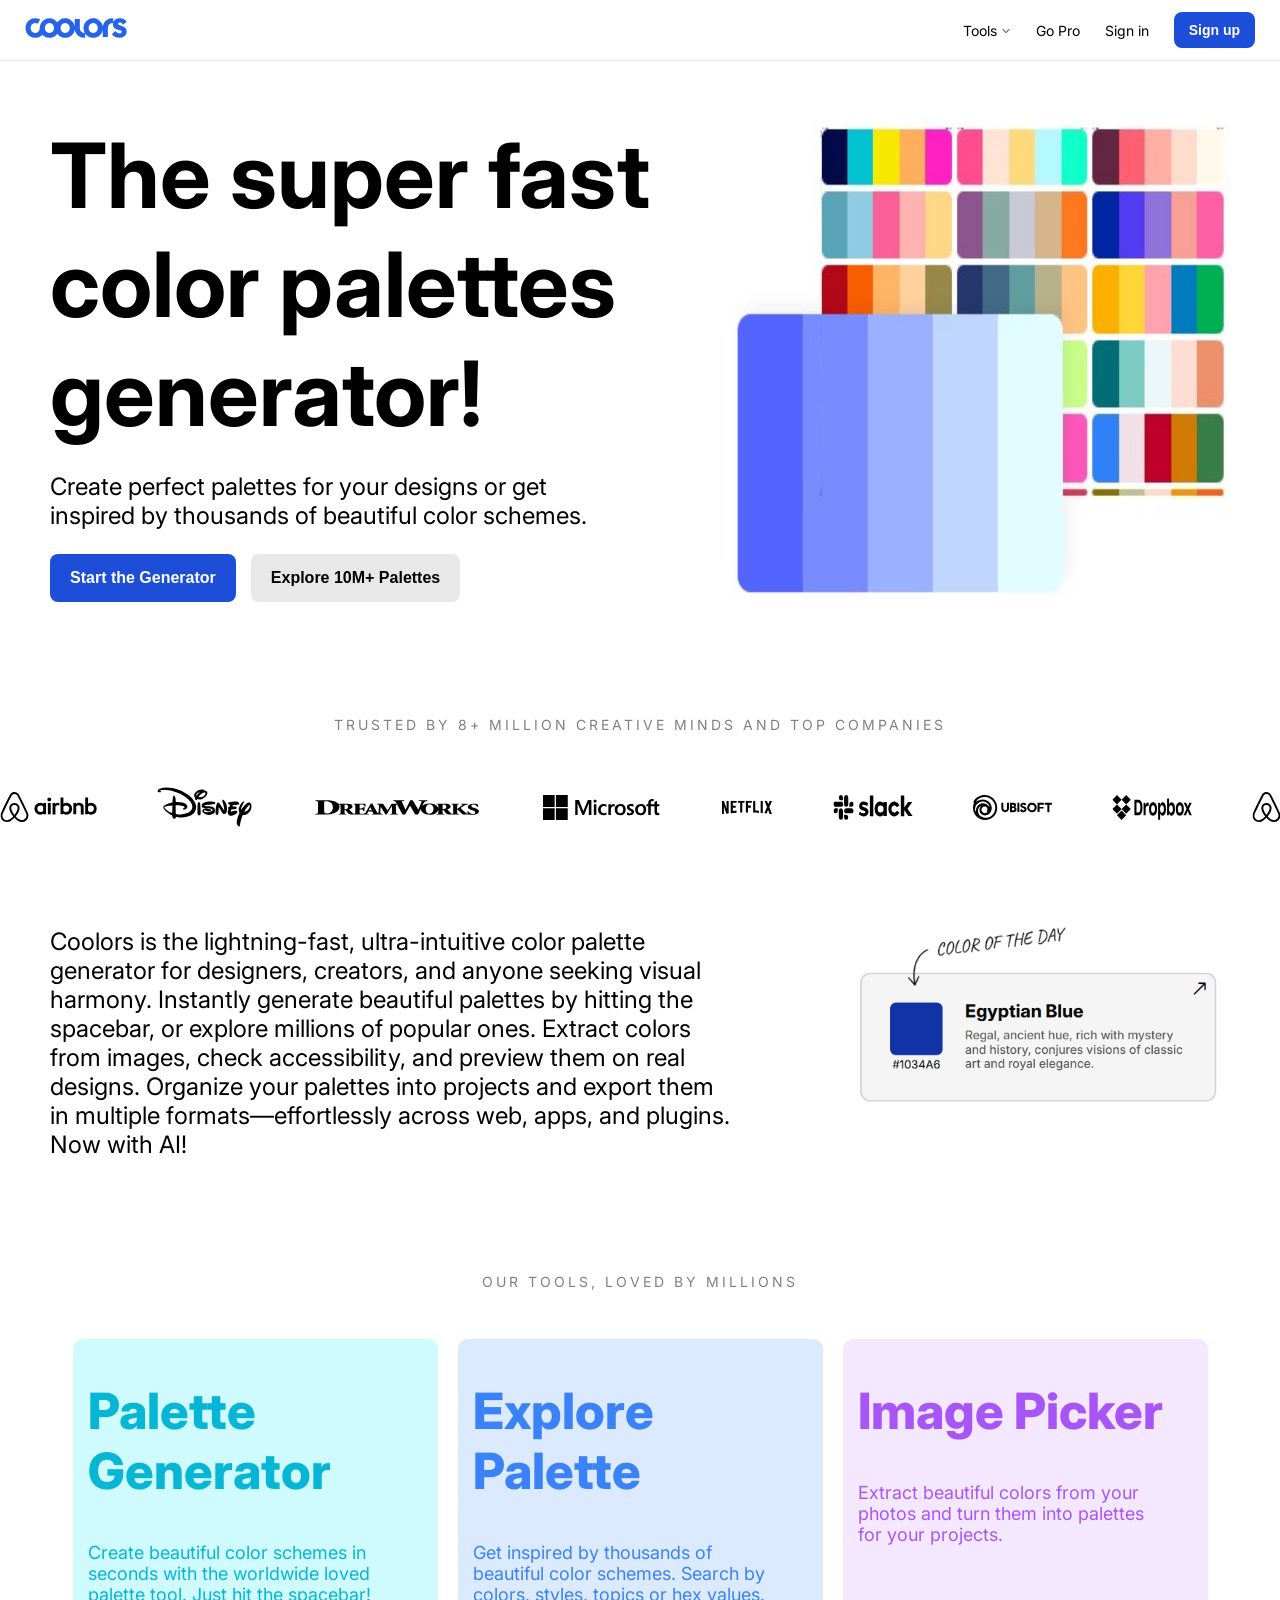
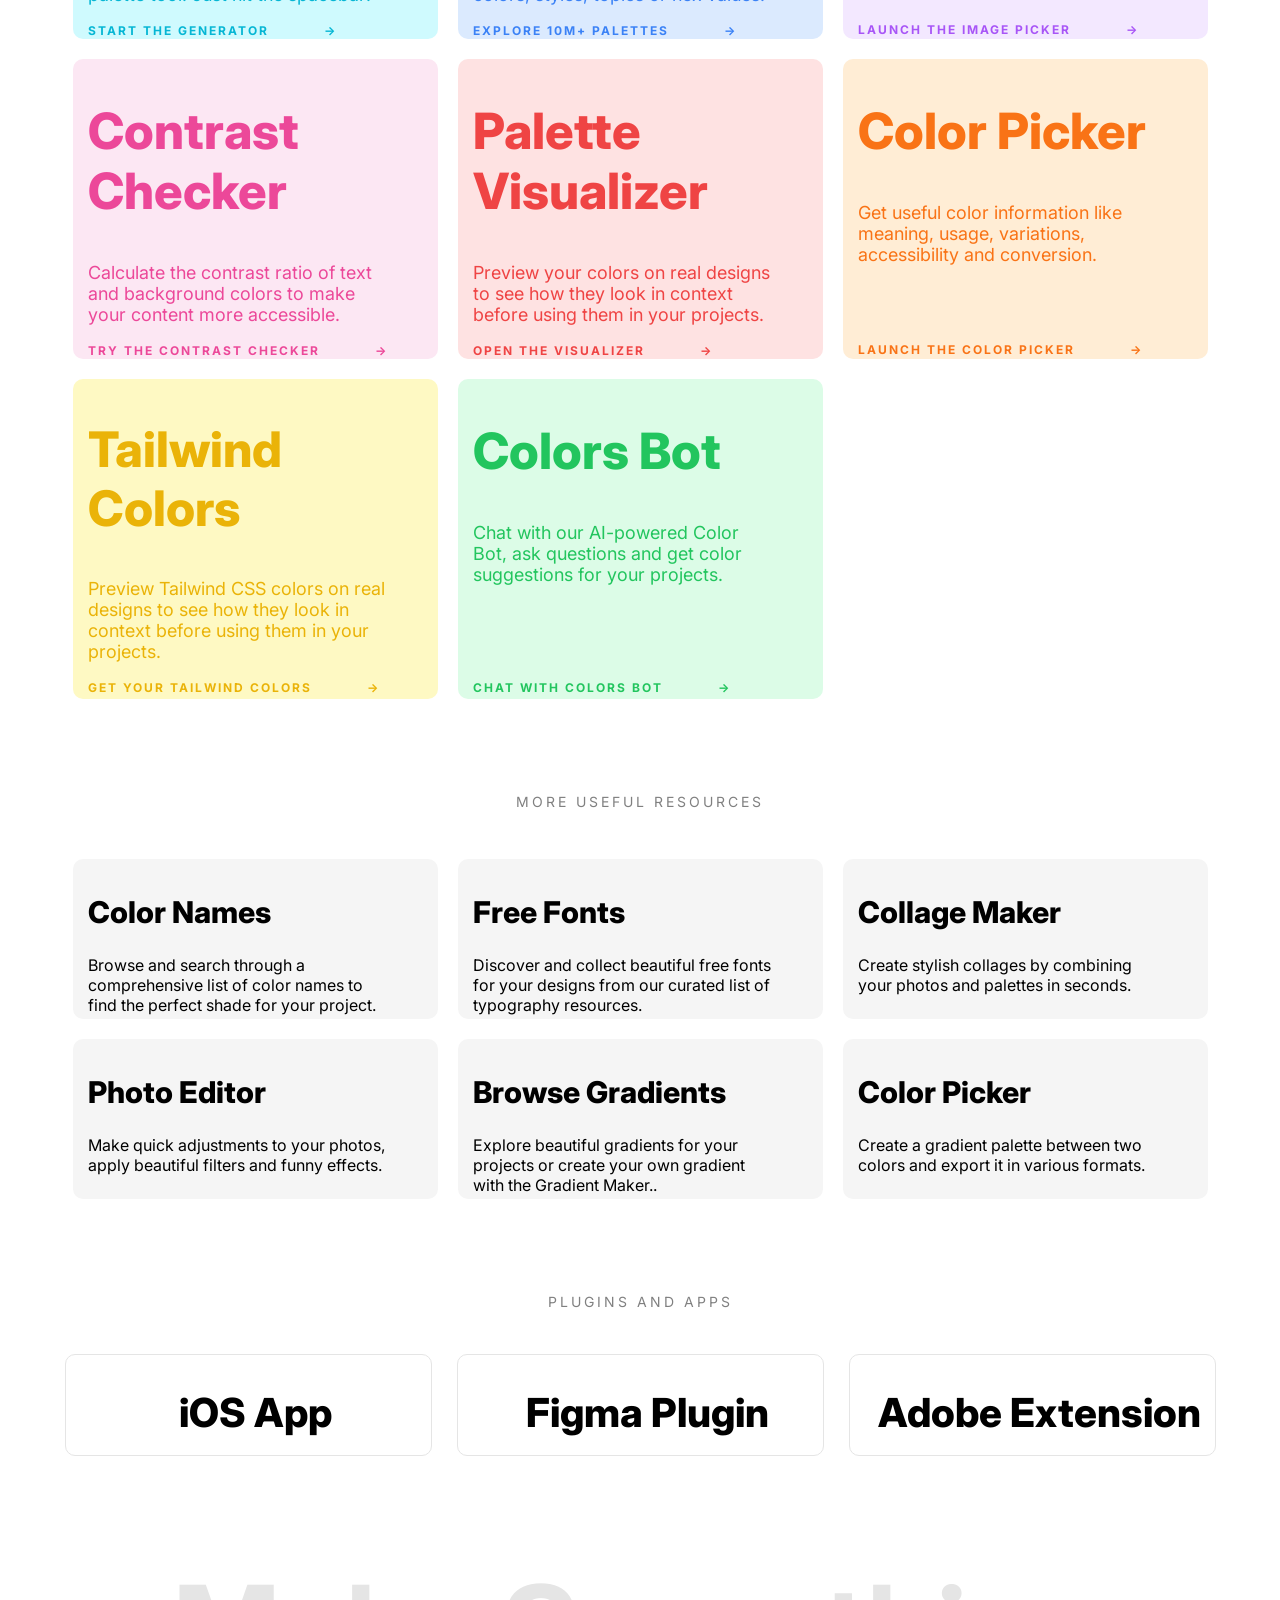
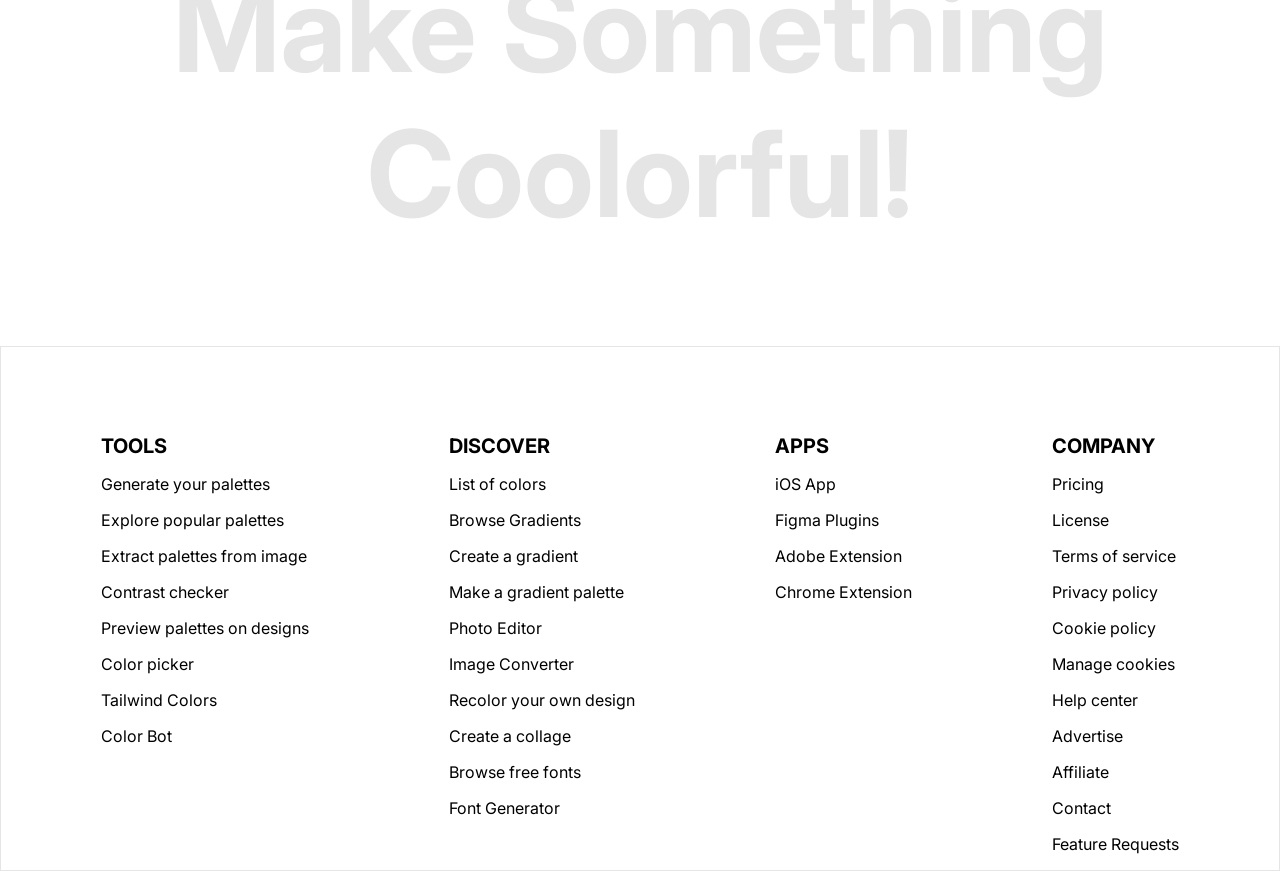
<file: index.html>
<!DOCTYPE html>
<html lang="en">


<head>
    <meta charset="UTF-8">
    <meta name="viewport" content="width=device-width, initial-scale=1.0">
    <title>Coolors - The super fast color palettes generator!</title>
    <link rel="stylesheet" href="./style.css" >
    <link rel="preconnect" href="https://fonts.googleapis.com">
<link rel="preconnect" href="https://fonts.gstatic.com" crossorigin>
<link href="https://fonts.googleapis.com/css2?family=Inter:ital,opsz,wght@0,14..32,100..900;1,14..32,100..900&display=swap" rel="stylesheet">
</head>


<body>

 <!-- Header -->
    <header> 
        <div class="logo"> <img src="./images/logo.svg" alt="logo" > </div>
        <div class="navs">
            <nav> Tools  <img class="down" src="./images/down-arrow.png" width="10xp"> </nav>
            <nav> Go Pro </nav>
            <nav> Sign in </nav>
            <button> Sign up </button>
        </div>
        <img class="hamburger" src="./icons/hamburger.png" alt="hamburger">
    </header>
<!-- Header -->


<!-- Hero Section -->
    <main>
        <section class="herosection">
            <div class="herotext">
                <h1> The super fast <br>
                color palettes <br>
                generator! </h1>
                <p> Create perfect palettes for your designs or get <br> 
                inspired by thousands of beautiful color schemes. </p>
                <div class="herobutton">
                <button class="activebutton"> Start the Generator </button>
                <button class="inactivebutton"> Explore 10M+ Palettes </button>
                </div> 
            </div>
            <div class="heroimage">
                <img src="./images/hero.jpg" alt="Hero image">
            </div>
        </section>
<!-- Hero Section -->


<!-- Partners -->
        <div class="heading">
                <p> TRUSTED BY 8+ MILLION CREATIVE MINDS AND TOP COMPANIES </p>
            </div>
        <div class="brands">
                <img src="./images/airbnb.svg" alt="airbnb" width="100px" height="30px">
                <img src="./images/disney.svg" alt="disney" width="100px" height="40px">
                <img src="./images/dreamwork.svg" alt="dreamwork" width="170px" height="40px">
                <img src="./images/microsoft.svg" alt="microsoft" width="120px" height="25px">
                <img src="./images/netflix.svg" alt="netflix" width="80px" height="25px">
                <img src="./images/slack.svg" alt="slack" width="80px" height="25px">
                <img src="./images/ubisoft.svg" alt="ubisoft" width="80px" height="25px">
                <img src="./images/dropbox.svg" alt="dropbox" width="80px" height="25px">
                <img src="./images/airbnb.svg" alt="airbnb" width="100px" height="30px">
                <img src="./images/disney.svg" alt="disney" width="100px" height="40px">
                <img src="./images/dreamwork.svg" alt="dreamwork" width="170px" height="40px">
                <img src="./images/microsoft.svg" alt="microsoft" width="120px" height="25px">
                <img src="./images/netflix.svg" alt="netflix" width="80px" height="25px">
                <img src="./images/slack.svg" alt="slack" width="80px" height="25px">
                <img src="./images/ubisoft.svg" alt="ubisoft" width="80px" height="25px">
                <img src="./images/dropbox.svg" alt="dropbox" width="80px" height="25px">
            </div>
        <div class="partnersbody">
                <div class="pbtext">
                    Coolors is the lightning-fast, ultra-intuitive color palette generator for designers, creators, and anyone seeking visual harmony. Instantly generate beautiful palettes by hitting the spacebar, or explore millions of popular ones. Extract colors from images, check accessibility, and preview them on real designs. Organize your palettes into projects and export them in multiple formats—effortlessly across web, apps, and plugins. Now with AI!
                </div>
                <div class="pbimage">
                    <img src="./images/partnersimage.png">
                </div>
             </div>
        <div class="bottomtext">
                <p>OUR TOOLS, LOVED BY MILLIONS</p>
            </div>
<!-- Partners -->
    
        
<!-- Cards -->
    <section class="coloredcards">
        <div class="card1">
            <h1> Palette Generator </h1>
            <p>Create beautiful color schemes in seconds with the worldwide 
                loved palette tool. Just hit the spacebar! </p>
            <h2> START THE GENERATOR &nbsp &nbsp &nbsp &nbsp &nbsp → </h2>
        </div>

        <div class="card2">
            <h1> Explore Palette </h1>
            <p>Get inspired by thousands of beautiful color schemes. 
                Search by colors, styles, topics or hex values. </p>
            <h2> EXPLORE 10M+ PALETTES &nbsp &nbsp &nbsp &nbsp &nbsp → </h2>
        </div>

        <div class="card3">
            <h1> Image Picker </h1>
            <p> Extract beautiful colors from your photos and turn them 
                into palettes for your projects. </p>
            <h2> LAUNCH THE IMAGE PICKER &nbsp &nbsp &nbsp &nbsp &nbsp → </h2>
        </div>

        <div class="card4">
            <h1> Contrast Checker </h1>
            <p> Calculate the contrast ratio of text and background colors
                to make your content more accessible. </p>
            <h2> TRY THE CONTRAST CHECKER &nbsp &nbsp &nbsp &nbsp &nbsp → </h2>
        </div>

        <div class="card5">
            <h1> Palette Visualizer </h1>
            <p> Preview your colors on real designs to see how they
                look in context before using them in your projects. </p>
            <h2> OPEN THE VISUALIZER &nbsp &nbsp &nbsp &nbsp &nbsp → </h2>
        </div>

        <div class="card6">
            <h1> Color Picker </h1>
            <p> Get useful color information like meaning, usage, 
                variations, accessibility and conversion. </p>
            <h2> LAUNCH THE COLOR PICKER &nbsp &nbsp &nbsp &nbsp &nbsp → </h2>
        </div>

        <div class="card7">
            <h1> Tailwind Colors </h1>
            <p>Preview Tailwind CSS colors on real designs to see how they 
                look in context before using them in your projects. </p>
            <h2> GET YOUR TAILWIND COLORS &nbsp &nbsp &nbsp &nbsp &nbsp → </h2>
        </div>

        <div class="card8">
            <h1> Colors Bot </h1>
            <p> Chat with our AI-powered Color Bot, ask questions and get 
                color suggestions for your projects. </p>
            <h2> CHAT WITH COLORS BOT &nbsp &nbsp &nbsp &nbsp &nbsp → </h2>
        </div>
    </section>
<!-- Cards -->


<!-- Small Cards -->
        <div class="scheading">
                <p> MORE USEFUL RESOURCES </p>
            </div>

    <section class="smallcards">    
        <div class="scard1">
            <h1> Color Names </h1>
            <p> Browse and search through a comprehensive list of color 
                names to find the perfect shade for your project. </p>
        </div>

        <div class="scard2">
            <h1> Free Fonts </h1>
            <p> Discover and collect beautiful free fonts for your 
                designs from our curated list of typography resources. </p>
        </div>

        <div class="scard3">
            <h1> Collage Maker </h1>
            <p> Create stylish collages by combining your photos 
                and palettes in seconds. </p>
        </div>

        <div class="scard4">
            <h1> Photo Editor </h1>
            <p> Make quick adjustments to your photos, apply beautiful filters 
                and funny effects. </p>
        </div>

        <div class="scard5">
            <h1> Browse Gradients </h1>
            <p> Explore beautiful gradients for your projects or create your 
                own gradient with the Gradient Maker.. </p>
        </div>

        <div class="scard6">
            <h1> Color Picker </h1>
            <p> Create a gradient palette between two colors and export it in various formats. </p>
        </div>
    </section>
<!-- Small Cards -->


<!-- Plugins -->
        <div class="pheading">
                <p> PLUGINS AND APPS </p>
            </div>

    <section class="plugins">
        <div class="pcard1">
            <h1> iOS App </h1>
        </div>

        <div class="pcard2">
            <h1> Figma Plugin </h1>
        </div>

        <div class="pcard3">
            <h1> Adobe Extension </h1>
        </div>

    </section>
<!-- Plugins -->


    <div class="prefooter">
        <h1> Make Something Coolorful! </h1>
    </div>


<!-- Footer -->
    <section class="footer">
        <div class="tools">
            <h1>TOOLS</h1>
                <p>Generate your palettes</p>
                <p>Explore popular palettes</p>
                <p>Extract palettes from image</p>
                <p>Contrast checker</p>
                <p>Preview palettes on designs</p>
                <p>Color picker</p>
                <p>Tailwind Colors</p>
                <p>Color Bot</p>
        </div>

        <div class="discover">
            <h1>DISCOVER</h1>
                <p>List of colors</p>
                <p>Browse Gradients</p>
                <p>Create a gradient</p>
                <p>Make a gradient palette</p>
                <p>Photo Editor</p>
                <p>Image Converter</p>
                <p>Recolor your own design</p>
                <p>Create a collage</p>
                <p>Browse free fonts</p>
                <p>Font Generator</p>
        </div>

        <div class="apps">
            <h1>APPS</h1>
                <p>iOS App</p>
                <p>Figma Plugins</p>
                <p>Adobe Extension</p>
                <p>Chrome Extension</p>
        </div>

        <div class="company">
            <h1>COMPANY</h1>
                <p>Pricing</p>
                <p>License</p>
                <p>Terms of service</p>
                <p>Privacy policy</p>
                <p>Cookie policy</p>
                <p>Manage cookies</p>
                <p>Help center</p>
                <p>Advertise</p>
                <p>Affiliate</p>
                <p>Contact</p>
                <p>Feature Requests</p>
        </div>
    </section>



















    </main> 










</body>

</html>
</file>
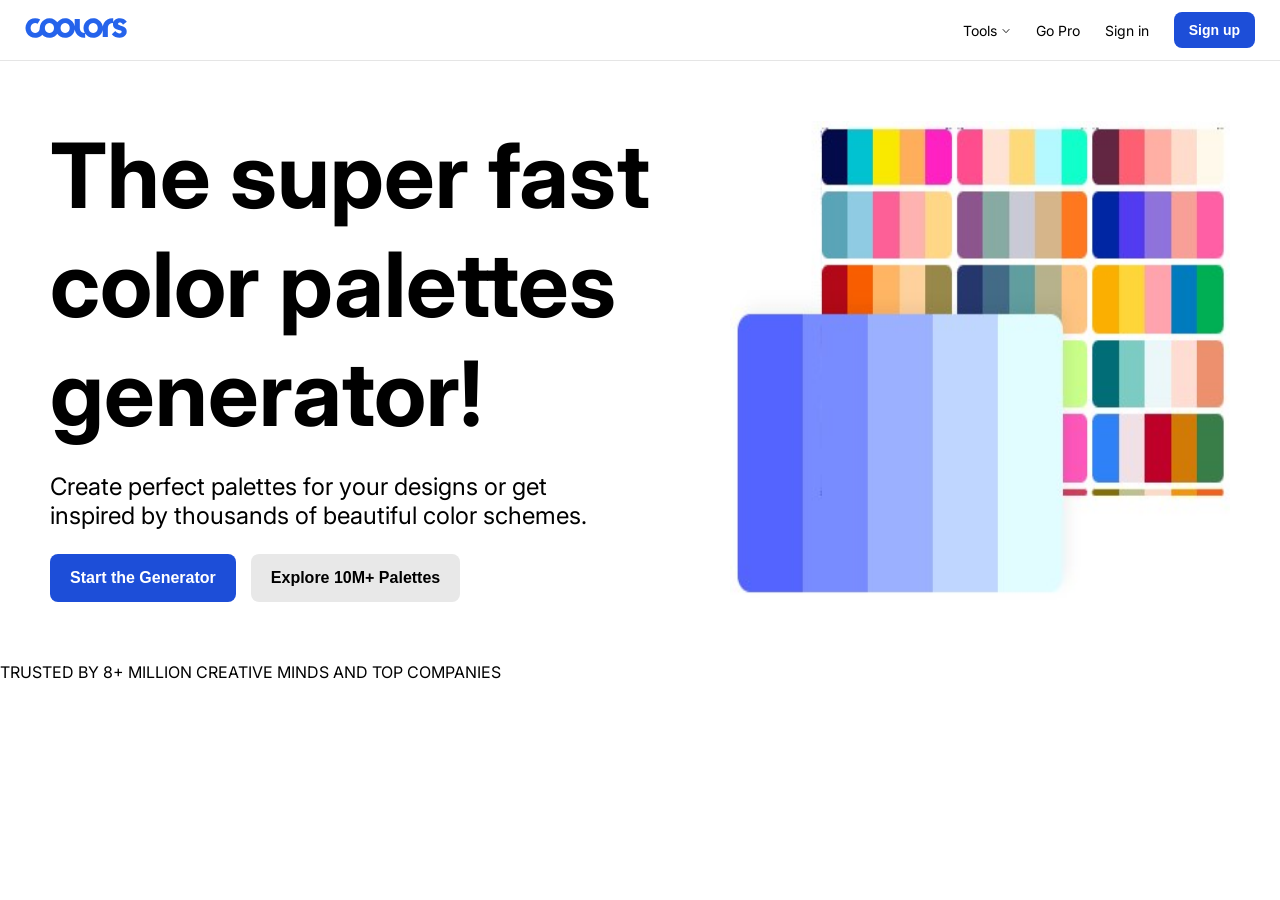
<file: default.html>
<!DOCTYPE html>
<html lang="en">


<head>
    <title>Coolors - The super fast color palettes generator!</title>
    <link rel="stylesheet" href="./style.css" >
    <link rel="preconnect" href="https://fonts.googleapis.com">
<link rel="preconnect" href="https://fonts.gstatic.com" crossorigin>
<link href="https://fonts.googleapis.com/css2?family=Inter:ital,opsz,wght@0,14..32,100..900;1,14..32,100..900&display=swap" rel="stylesheet">
</head>


<body>

 <!-- Header -->
    <header> 
        <div class="logo"> <img src="./images/logo.svg" alt="logo" > </div>
        <div class="navs">
            <nav> Tools  <img class="down" src="./images/down-arrow.png" width="10xp"> </nav>
            <nav> Go Pro </nav>
            <nav> Sign in </nav>
            <button> Sign up </button>
        </div>
        <img class="hamburger" src="./icons/hamburger.png" alt="hamburger">
    </header>
<!-- Header -->


<!-- Hero Section -->
    <main>
        <section class="herosection">
            <div class="herotext">
                <h1> The super fast <br>
                color palettes <br>
                generator! </h1>
                <p> Create perfect palettes for your designs or get <br> 
                inspired by thousands of beautiful color schemes. </p>
                <div class="herobutton">
                <button class="activebutton"> Start the Generator </button>
                <button class="inactivebutton"> Explore 10M+ Palettes </button>
                </div> 
            </div>
            <div class="heroimage">
                <img src="./images/hero.jpg" alt="Hero image">
            </div>
        </section>
<!-- Hero Section -->


<!-- Partners -->
  <div class="headingtext">
                <p> TRUSTED BY 8+ MILLION CREATIVE MINDS AND TOP COMPANIES </p>
            </div>


        <!-- <section class="partners">
           
            <div class="movingbrands">
                <img src="./images/airbnb.svg" alt="airbnb" width="100px" height="30px">
                <img src="./images/disney.svg" alt="disney" width="100px" height="40px">
                <img src="./images/dreamwork.svg" alt="dreamwork" width="170px" height="40px">
                <img src="./images/microsoft.svg" alt="microsoft" width="120px" height="25px">
                <img src="./images/netflix.svg" alt="netflix" width="80px" height="25px">
                <img src="./images/slack.svg" alt="slack" width="80px" height="25px">
                <img src="./images/ubisoft.svg" alt="ubisoft" width="80px" height="25px">
                <img src="./images/dropbox.svg" alt="dropbox" width="80px" height="25px">
            </div>
            <div class="partnerbody">
                  <div class="partnercopy">
                    Coolors is the lightning-fast, ultra-intuitive color palette generator for designers, creators, and anyone seeking visual harmony. Instantly generate beautiful palettes by hitting the spacebar, or explore millions of popular ones. Extract colors from images, check accessibility, and preview them on real designs. Organize your palettes into projects and export them in multiple formats—effortlessly across web, apps, and plugins. Now with AI!
                </div>
                <div class="partnersimage">
                    <img src="./images/partnersimage.png">
                </div>
            </div>
            <div>
                OUR TOOLS, LOVED BY MILLIONS
            </div>
        </section>



    </main>  -->










</body>

</html>
</file>
<file: style.css>
body{
    margin: 0;
    font-family: "Inter", sans-serif;
}


/* HEADER */
header{
    /* background-color: green; */
    display: flex;
    justify-content: space-between;
    padding: 12px 25px;
    align-items: center;
    border-bottom: 1px solid #e5e5e5;
}

.logo{
    width: 120px;
}

.navs{
    /* background-color: black; */
    display: flex;
    gap: 25px;
    cursor: pointer;
    align-items: center;
    font-size: 14px;
}

button{
padding: 10px 15px;
font-size: 14px;
border-radius: 8px;
border: none;
color: white;
background-color: #1D4ED8;
cursor: pointer;
font-weight: 600;
}

.hamburger{
    width: 20px;
    display: none;
}

@media (max-width: 500px)
{
  .navs {display: none;}
  .hamburger {display: block;}
}
/* HEADER */


/* HERO SECTION */
.herosection{
    display: flex;
    justify-content: center;
    gap: 80px;
    align-content: center;
    margin: 60px 0;
    flex-wrap: wrap;
}

.herotext{
    gap: 20px;
    /* background-color: red; */


    h1{ font-size: 90px;
    margin: 0;}

    p{
        font-size: 24px;}

    .herobutton {
    display: flex;
    gap: 15px;}

    .activebutton{
    padding: 15px 20px;
    font-weight: bold;
    font-size: 16px; }

    .inactivebutton{
    padding: 15px 20px;
    font-weight: bold;
    font-size: 16px;
    background-color: #E8E8E8;
    color: black;}
}

.heroimage{
    width: 500px;
    background-color: black;

    img{
        width: 100%;
        display: block;
        height: 100%;
    }
}

@media (max-width: 500px)
{
    .herosection
    {
        gap: 0;
        margin: 28px 10px;
        padding: 0 15px;
    }
    .herotext{ 
        text-align: left;
        h1{ 
            font-size: 54px;
            line-height: 1;
            font-weight: 900;}
        p{ font-size: 17px; line-height: 1.3;}
    }
    .heroimage{ 
        width: 550px;
        margin: 30px;}
}
/* HERO SECTION */ 


/* PARTNERS SECTION */
.heading{
    font-size: 14px;
    margin: 100px 0 40px 0;
    /* background-color: red; */
    display: flex;
    justify-content: center;
    letter-spacing: 3px;
    color: #808080;
}
@media (max-width: 500px)
{
    .heading{
        letter-spacing: 2px;
        width: 360px;
        /* background-color: red; */
        text-align: center;
        margin: auto;
        margin-bottom: 20px;
    }
}


.brands {
    display: flex;
    align-items: center;
    /* background-color: red; */
    gap: 60px;
    overflow-x: hidden;
    animation: scroll 8s linear infinite;
}
@keyframes scroll {
    from {transform: translateX(0);}
    to {transform: translateX(-10%);}
}


.partnersbody {
    display: flex;
    justify-content: center;
    gap: 120px;
    margin: 100px 0;

    .pbtext{
        font-size: 24px;
        width: 680px;
    }
    .pbimage{
        width: 380px;
        /* background-color: red; */
    }
    img {
            width: 100%;
            height: auto;
            display: block;
    }  
}
@media (max-width: 500px)
{
    .partnersbody{
        flex-wrap: wrap;
        margin: 60px 0 10px 0;
        gap: 0;

        .pbtext{
            width: 400px;
            font-size: 21px;
            line-height: 1.4;
            margin: 28px 10px;
            padding: 0 15px;
        }

        .pbimage{
            margin: 40px 0;
            /* background-color: red; */
        }
    }

}


.bottomtext{
    font-size: 14px;
    /* background-color: red; */
    display: flex;
    justify-content: center;
    letter-spacing: 3px;
    color: #808080;
}
@media (max-width: 500px)
{
    .bottomtext{
        font-size: 14px;
        letter-spacing: 2px;
        margin: 0;
        /* background-color: red; */
    }
}
/* PARTNERS SECTION */


/* COLORED CARDS */
.card1{
    background-color: #CFFAFE;
    color: #06B6D4;
    border-radius: 10px;
    align-items: center;
    padding-left: 15px;
    width: 350px;
    height: 300px;

    h1{
        font-size: 50px;
        font-weight: 800;}

    p{
        font-size: 18px;
        width: 300px;}
    h2{
        font-size: 12px;
        letter-spacing: 2px;
    }
}
.card1:hover{
    background-color: #06B6D4;
    color: white;
}

.card2{
    background-color: #DBEAFE;
    color: #3B82F6;
    border-radius: 10px;
    align-items: center;
    padding-left: 15px;
    width: 350px;
    height: 300px;

    h1{
        font-size: 50px;
        font-weight: 800;}

    p{
        font-size: 18px;
        width: 300px;}
    h2{
        font-size: 12px;
        letter-spacing: 2px;
    }
}
.card2:hover{
    background-color:#3B82F6;
    color: white;
}

.card3{
    background-color: #F3E8FF;
    color: #A855F7;
    border-radius: 10px;
    align-items: center;
    padding-left: 15px;
    width: 350px;
    height: 300px;

    h1{
        font-size: 50px;
        font-weight: 800;}

    p{
        font-size: 18px;
        width: 300px; }
    h2{
        font-size: 12px;
        letter-spacing: 2px;
        margin-top: 77px;
    }
}
.card3:hover{
    background-color:#A855F7;
    color: white;
}

.card4{
    background-color: #FCE7F3;
    color: #EC4899;
    border-radius: 10px;
    align-items: center;
    padding-left: 15px;
    width: 350px;
    height: 300px;

    h1{
        font-size: 50px;
        font-weight: 800;}

    p{
        font-size: 18px;
        width: 300px;}
    h2{
        font-size: 12px;
        letter-spacing: 2px;
    }
}
.card4:hover{
    background-color:#EC4899;
    color: white;
}

.card5{
    background-color: #FEE2E2;
    color: #EF4444;
    border-radius: 10px;
    align-items: center;
    padding-left: 15px;
    width: 350px;
    height: 300px;

    h1{
        font-size: 50px;
        font-weight: 800;}

    p{
        font-size: 18px;
        width: 300px;}
    h2{
        font-size: 12px;
        letter-spacing: 2px;
    }
}
.card5:hover{
    background-color:#EF4444;
    color: white;
}

.card6{
    background-color: #FFEDD5;
    color: #F97316;
    border-radius: 10px;
    align-items: center;
    padding-left: 15px;
    width: 350px;
    height: 300px;

    h1{
        font-size: 50px;
        font-weight: 800;}

    p{
        font-size: 18px;
        width: 300px;}
    h2{
        font-size: 12px;
        letter-spacing: 2px;
        margin-top: 77px;
    }
}
.card6:hover{
    background-color:#F97316;
    color: white;
}

.card7{
    background-color: #FEF9C3;
    color: #EAB308;
    border-radius: 10px;
    align-items: center;
    padding-left: 15px;
    width: 350px;
    height: 320px;

    h1{
        font-size: 49px;
        font-weight: 800;}

    p{
        font-size: 18px;
        width: 300px;}
    h2{
        font-size: 12px;
        letter-spacing: 2px;
    }
}
.card7:hover{
    background-color:#EAB308;
    color: white;
}

.card8{
    background-color: #DCFCE7;
    color: #22C55E;
    border-radius: 10px;
    align-items: center;
    padding-left: 15px;
    width: 350px;
    height: 320px;

    h1{
        font-size: 50px;
        font-weight: 800;}

    p{
        font-size: 18px;
        width: 300px;}
    h2{
        font-size: 12px;
        letter-spacing: 2px;
        margin-top: 95px;
    }
}
.card8:hover{
    background-color:#22C55E;
    color: white;
}

.coloredcards{
    display: grid;
    grid-template-columns: repeat(3, 1fr);
    gap: 20px;
    margin: 35px 100px 80px;
    justify-content: center;
}

@media (max-width: 500px)
{
    .coloredcards{
        grid-template-columns: 1fr;
        justify-content: center;
    }
}
/* COLORED CARDS */


/* SMALL CARDS */
.scheading{
    font-size: 14px;
    /* background-color: red; */
    display: flex;
    justify-content: center;
    letter-spacing: 3px;
    color: #808080;
}
@media (max-width: 500px)
{
    .scheading{
        font-size: 14px;
        letter-spacing: 2px;
        margin: 0;
        /* background-color: red; */
    }
}

.scard1{
    background-color: #F5F5F5;
    color: #000000;
    border-radius: 10px;
    padding-left: 15px;
    width: 350px;
    height: 160px;

    h1{
        font-size: 30px;
        font-weight: 800;
        padding-top: 10px;
    }

    p{
        font-size: 16px;
        width: 300px;}
}
.scard1:hover{
    background-color: #E5E5E5;
    color: #000000;
}

.scard2{
    background-color: #F5F5F5;
    color: #000000;
    border-radius: 10px;
    padding-left: 15px;
    width: 350px;
    height: 160px;

    h1{
        font-size: 30px;
        font-weight: 800;
        padding-top: 10px;
    }

    p{
        font-size: 16px;
        width: 300px;}
}
.scard2:hover{
    background-color: #E5E5E5;
    color: #000000;
}

.scard3{
    background-color: #F5F5F5;
    color: #000000;
    border-radius: 10px;
    padding-left: 15px;
    width: 350px;
    height: 160px;

    h1{
        font-size: 30px;
        font-weight: 800;
        padding-top: 10px;
    }

    p{
        font-size: 16px;
        width: 300px;}
}
.scard3:hover{
    background-color: #E5E5E5;
    color: #000000;
}

.scard4{
    background-color: #F5F5F5;
    color: #000000;
    border-radius: 10px;
    padding-left: 15px;
    width: 350px;
    height: 160px;

    h1{
        font-size: 30px;
        font-weight: 800;
        padding-top: 10px;
    }

    p{
        font-size: 16px;
        width: 300px;}
}
.scard4:hover{
    background-color: #E5E5E5;
    color: #000000;
}

.scard5{
    background-color: #F5F5F5;
    color: #000000;
    border-radius: 10px;
    padding-left: 15px;
    width: 350px;
    height: 160px;

    h1{
        font-size: 30px;
        font-weight: 800;
        padding-top: 10px;
    }

    p{
        font-size: 16px;
        width: 300px;}
}
.scard5:hover{
    background-color: #E5E5E5;
    color: #000000;
}

.scard6{
    background-color: #F5F5F5;
    color: #000000;
    border-radius: 10px;
    padding-left: 15px;
    width: 350px;
    height: 160px;

    h1{
        font-size: 30px;
        font-weight: 800;
        padding-top: 10px;
    }

    p{
        font-size: 16px;
        width: 300px;}
}
.scard6:hover{
    background-color: #E5E5E5;
    color: #000000;
}

.smallcards{
    display: grid;
    grid-template-columns: repeat(3, 1fr);
    gap: 20px;
    margin: 35px 100px 80px;
    justify-content: center;
}

@media (max-width: 500px)
{
    .smallcards{
        grid-template-columns: 1fr;
        justify-content: center;
    }
}
/* SMALL CARDS */


/* PLUGINS */
.pheading{
    font-size: 14px;
    /* background-color: red; */
    display: flex;
    justify-content: center;
    letter-spacing: 3px;
    color: #808080;
}
@media (max-width: 500px)
{
    .pheading{
        font-size: 14px;
        letter-spacing: 2px;
        margin-bottom: 0;
        /* background-color: red; */
    }
}

.pcard1{
    background-color: #FFFFFF;
    color: #000000;
    border-radius: 10px;
    border: 1.5px solid #E5E5E5;
    padding-left: 15px;
    width: 350px;
    height: 100px;
    transition: transform 0.3s ease;

    h1{
        font-size: 40px;
        font-weight: 800;
        text-align: center;
    }
}
.pcard1:hover{
    /* background-color: #E5E5E5; */
    color: #000000;
    cursor: pointer;
    transform: scale(1.05);
}

.pcard2{
    background-color: #FFFFFF;
    color: #000000;
    border-radius: 10px;
    border: 1.5px solid #E5E5E5;
    padding-left: 15px;
    width: 350px;
    height: 100px;
    transition: transform 0.3s ease;

    h1{
        font-size: 40px;
        font-weight: 800;
        text-align: center;
    }
}
.pcard2:hover{
    /* background-color: #E5E5E5; */
    color: #000000;
    cursor: pointer;
    transform: scale(1.05);
}

.pcard3{
    background-color: #FFFFFF;
    color: #000000;
    border-radius: 10px;
    border: 1.5px solid #E5E5E5;
    padding-left: 15px;
    width: 350px;
    height: 100px;
    transition: transform 0.3s ease;

    h1{
        font-size: 40px;
        font-weight: 800;
        text-align: center;
    }
}
.pcard3:hover{
    /* background-color: #E5E5E5; */
    color: #000000;
    cursor: pointer;
    transform: scale(1.05);
}

.plugins{
    display: flex;
    flex-direction: row;
    justify-content: center;
    gap: 25px;
    margin-top: 30px;
}

@media (max-width: 500px)
{
    .plugins{
        flex-wrap: wrap;
    }
}


.prefooter{
    font-size: 60px;
    text-align: center;
    justify-items: center;
    color: #E5E5E5;
    margin: 100px;
    font-weight: 0
}

.prefooter:hover{
    cursor: pointer;
    color: pink
}

@media (max-width: 500px)
{
    .prefooter{
        flex-wrap: wrap;
        font-size: 30px;
    }
}


.footer {
    display: flex;
    flex-direction: row;
    justify-content: space-evenly;
    align-content: left;
    gap: 40px;
    border: 1px solid #E5E5E5;
    padding-top: 70px;

    h1{
        font-size: 20px;
    }
}

@media (max-width: 500px)
{
    .footer{
        /* background-color: red; */
        flex-wrap: wrap;
        flex-direction: column;
        align-items: flex-start;
        padding: 50px;
        justify-content: flex-end;
    }
}
</file>
